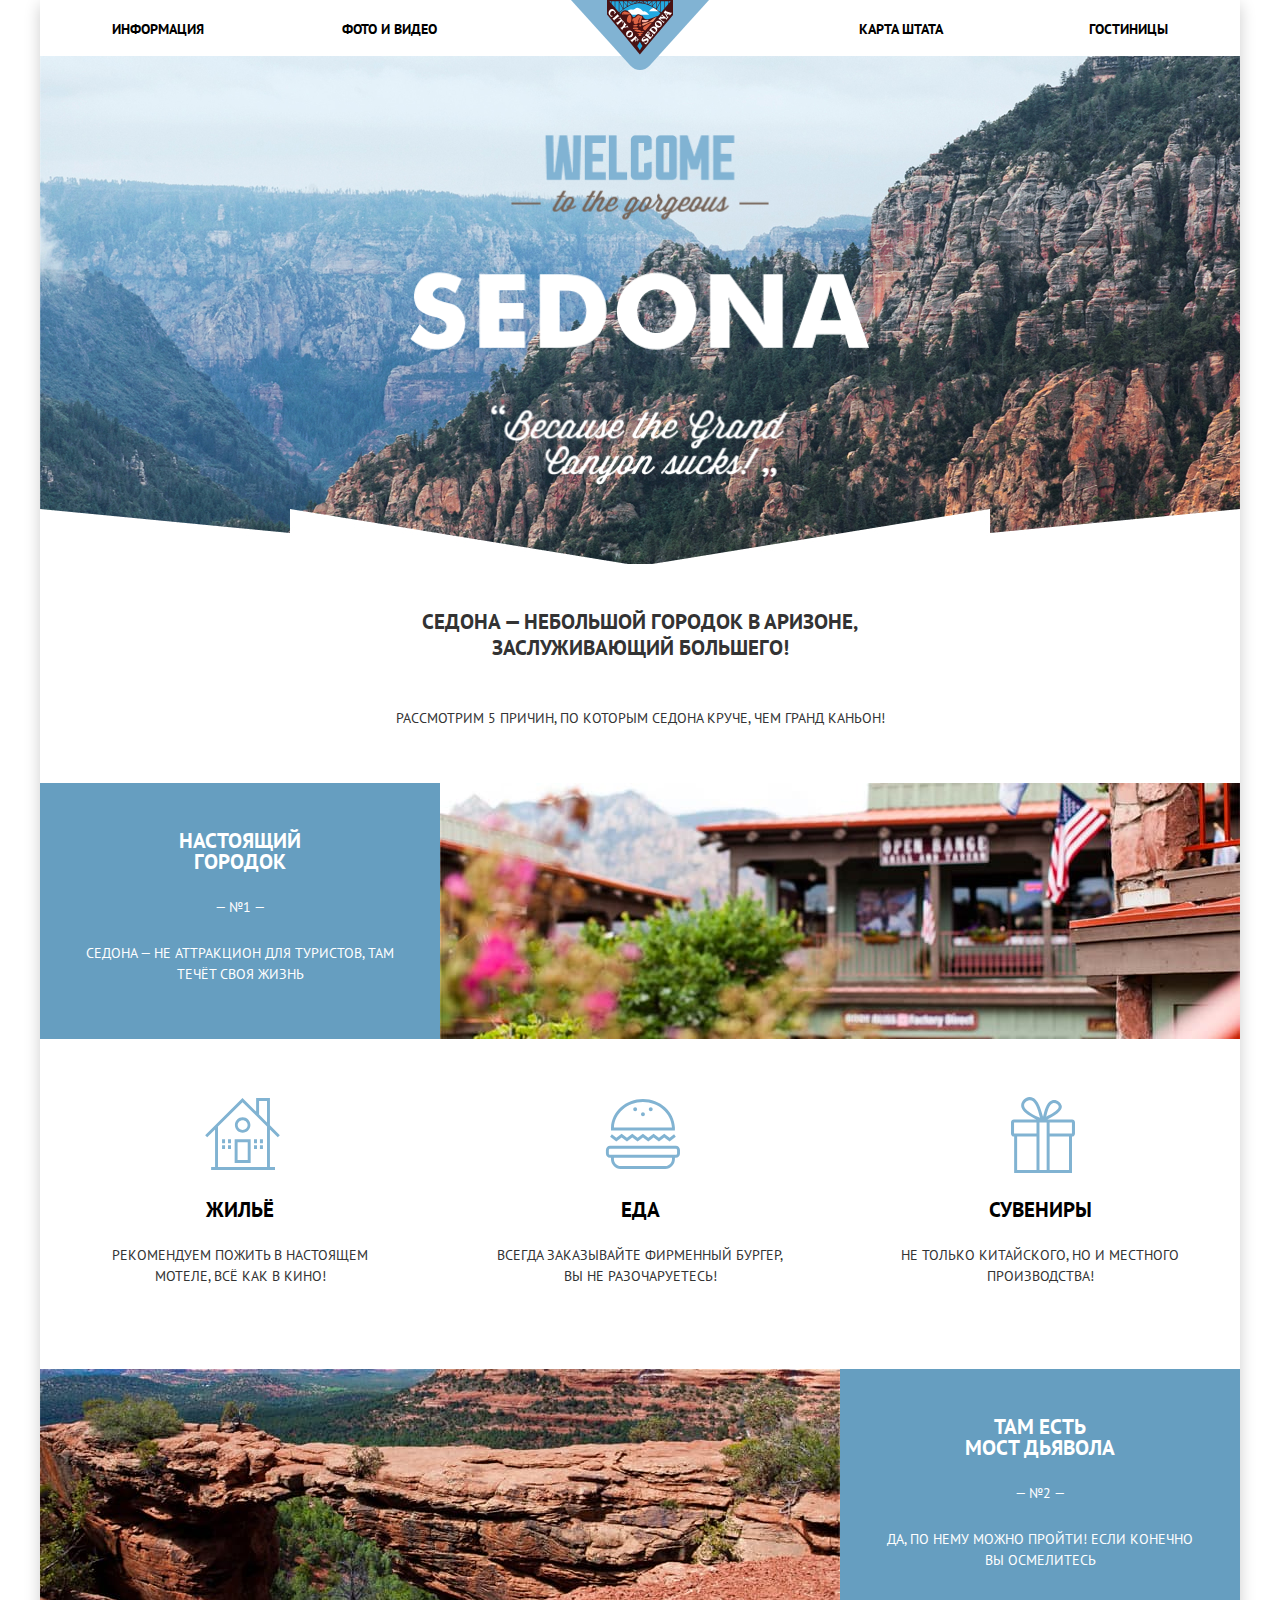
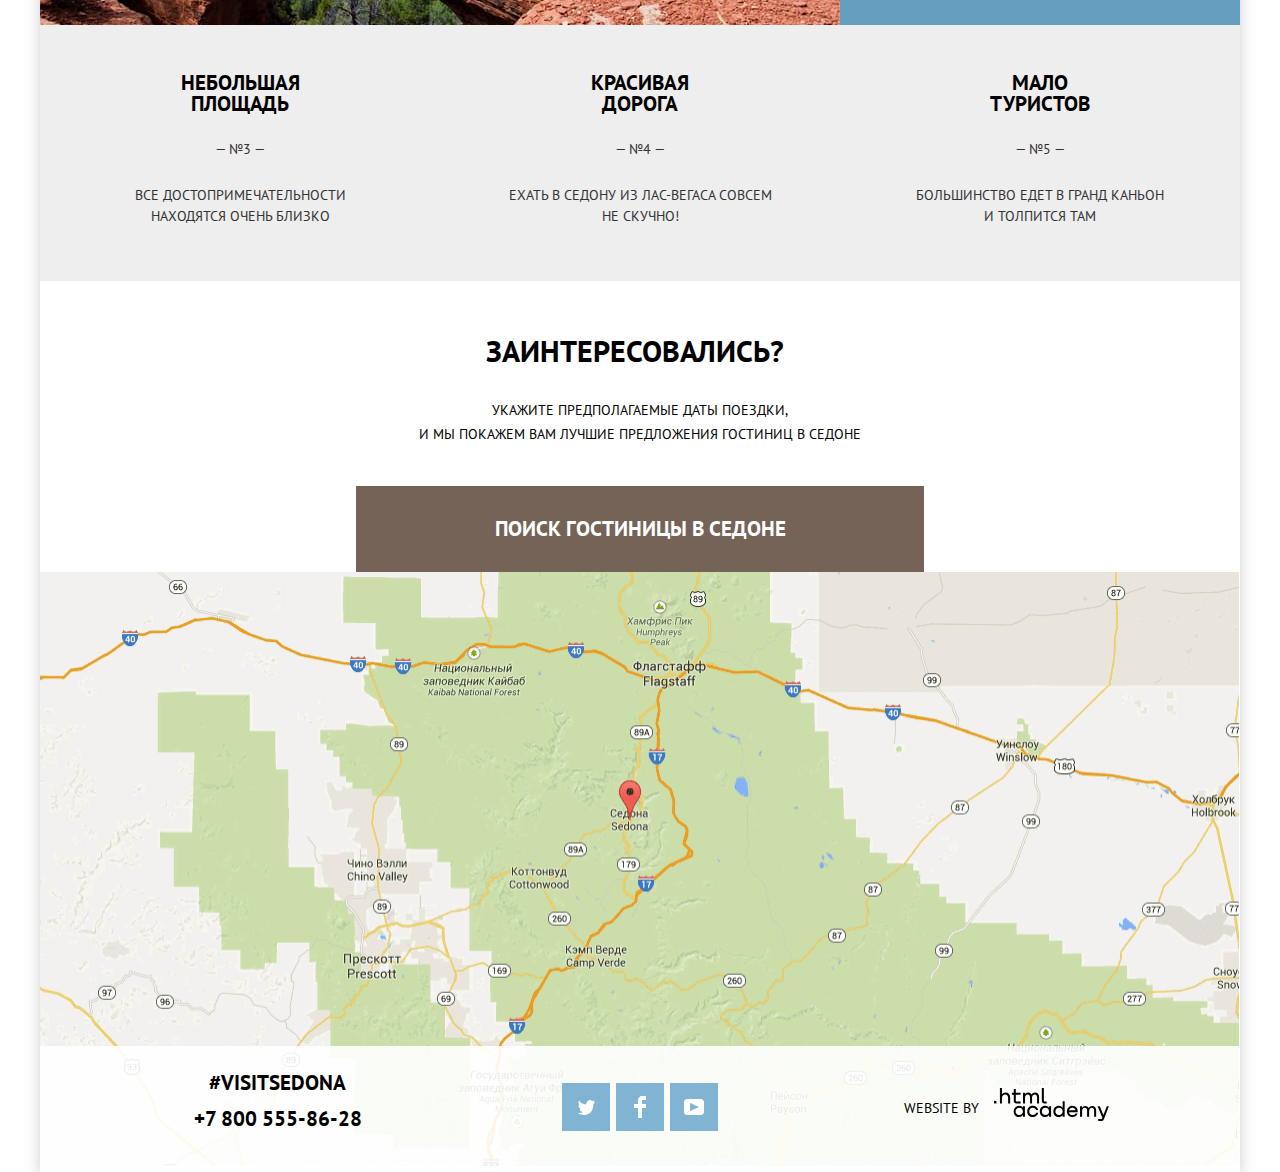
<file: index.html>
<!DOCTYPE html>
<html class="page" lang="ru">

<head>
  <meta charset="utf-8">
  <title>Седона</title>
  <link rel="icon" href="favicon.ico">
  <link rel="icon" href="favicon/icon.svg" type="image/svg+xml">
  <link rel="apple-touch-icon" href="favicon/icon180.png">
  <link rel="manifest" href="manifest.webmanifest">
  <link rel="stylesheet"
    href="https://fonts.googleapis.com/css2?family=PT+Sans:wght@400;700&display=swap;subset=latin,cyrillic">
  <link href="css/normalize.css" rel="stylesheet">
  <link href="css/style.min.css" rel="stylesheet">
</head>

<body class="page-body">
  <div class="container">
    <header class="main-header">
      <a class="main-header-logo">
        <img src="img/logo_sedona.svg" width="138" height="70" alt="Логотип Седоны">
      </a>
      <nav class="main-navigation">
        <ul class="site-navigation reset-list">
          <li><a href="blank.html" aria-label="Перейти на страницу">Информация</a></li>
          <li><a href="blank.html" aria-label="Перейти на страницу">Фото и видео</a></li>
          <li><a href="blank.html" aria-label="Перейти на страницу">Карта штата</a></li>
          <li><a href="catalog.html" aria-label="Перейти на страницу поиска">Гостиницы</a></li>
        </ul>
      </nav>
    </header>
    <main class="main main-index">
      <h1 class="visually-hidden">Седона</h1>
      <section class="welcome">
        <div class="welcome-intro"><img src="img/welcome.png" width="460" height="350"
            alt="Welcome to the gorgeous Sedona"></div>
        <section class="description">
          <h2>Седона — небольшой городок в Аризоне,<br>
            заслуживающий большего!</h2>
          <p>Рассмотрим 5 причин, по которым Седона круче, чем гранд каньон!</p>
        </section>
      </section>
      <section class="reasons">
        <h2 class="visually-hidden">Причины</h2>
        <ol class="reasons-list reset-list">
          <li class="reasons-item">
            <section class="first-reason">
              <h3>Настоящий<br>
                городок</h3>
              <p>— №1 —</p>
              <p>Седона — не аттракцион для туристов, там<br>
                течёт своя жизнь</p>
            </section>
            <div>
              <img class="reasons-img" src="img/town.jpg" width="800" height="256" alt="Городок">
            </div>
          </li>
          <li class="reasons-item">
            <section class="first-reason">
              <h3>Там есть<br>
                Мост дьявола</h3>
              <p>— №2 —</p>
              <p>Да, по нему можно пройти! Если конечно<br>
                вы осмелитесь</p>
            </section>
            <div class="two-reason">
              <img class="reasons-img" src="img/devil_bridge.jpg" width="800" height="256" alt="Мост дьявола">
            </div>
          </li>
          <li>
            <ol class="second-reasons-list reset-list">
              <li class="second-reasons-item">
                <section>
                  <h3>Небольшая<br>площадь</h3>
                  <p>— №3 —</p>
                  <p>Все достопримечательности<br>
                    находятся очень близко</p>
                </section>
              </li>
              <li class="second-reasons-item">
                <section >
                  <h3>Красивая<br>
                    дорога</h3>
                  <p>— №4 —</p>
                  <p>Ехать в Седону из Лас-вегаса совсем<br>
                    не скучно!</p>
                </section>
              </li>
              <li class="second-reasons-item">
                <section>
                  <h3>Мало<br>
                    туристов</h3>
                  <p>— №5 —</p>
                  <p>Большинство едет в Гранд каньон<br>
                    и толпится там</p>
                </section>
              </li>
            </ol>
          </li>
          <li class="advantages">
            <ul class="advantages-list reset-list">
              <li class="advantage-item advantage-item-house">
                <section>
                  <h3>Жильё</h3>
                  <p>Рекомендуем пожить в настоящем<br> мотеле, всё как в кино!</p>
                </section>
              </li>
              <li class="advantage-item advantage-item-food">
                <section>
                  <h3>Еда</h3>
                  <p>Всегда заказывайте фирменный бургер,<br> вы не разочаруетесь!</p>
                </section>
              </li>
              <li class="advantage-item advantage-item-souvenir">
                <section>
                  <h3>Сувениры</h3>
                  <p>Не только китайского, но и местного<br>
                    производства!</p>
                </section>
              </li>
            </ul>
          </li>
        </ol>
      </section>
      <section class="search-form">
        <h2>Заинтересовались?</h2>
        <p>Укажите предполагаемые даты поездки,<br>
          и мы покажем вам лучшие предложения гостиниц в Седоне</p>
        <button class="button button-brown button-search" type="button">Поиск гостиницы в Седоне</button>
        <div class="box-popup">
        <section class="search-form-popup popup-show">
          <form class="search-form-intro" action="catalog.html" method="get">
            <p class="search-item search-date">
              <label for="arrival-date">Дата заезда:</label>
              <input id="arrival-date" type="text" name="arrival-date" placeholder="24 апреля 2017" aria-label="Ввести дату заезда" >
              <button type="button" class="button-icon button-calendar" aria-hidden="true"><svg aria-hidden="true" focusable="false" width="21" height="23" viewBox="0 0 21 23" fill="none" xmlns="http://www.w3.org/2000/svg">
                <path fill-rule="evenodd" clip-rule="evenodd" d="M16.406 3.02498H19.251C20.217 3.02498 21 3.84698 21 4.86198V21.164C21 22.179 20.217 23 19.251 23H1.75C0.784 23 0 22.179 0 21.164V4.86198C0 3.84698 0.784 3.02498 1.75 3.02498H4.593V1.64798C4.593 1.26698 4.887 0.958984 5.25 0.958984C5.612 0.958984 5.906 1.26698 5.906 1.64798V3.02498H9.844V1.64798C9.844 1.26698 10.138 0.958984 10.501 0.958984C10.862 0.958984 11.156 1.26698 11.156 1.64798V3.02498H15.094V1.64798C15.094 1.26698 15.387 0.958984 15.75 0.958984C16.112 0.958984 16.406 1.26698 16.406 1.64798V3.02498ZM19.5646 21.484C19.6466 21.3979 19.691 21.2828 19.688 21.164H19.689V4.86198C19.689 4.60898 19.493 4.40298 19.252 4.40298H16.407V5.78098C16.407 6.16198 16.113 6.46998 15.751 6.46998C15.388 6.46998 15.095 6.16198 15.095 5.78098V4.40298H11.157V5.78098C11.157 6.16198 10.863 6.46998 10.502 6.46998C10.139 6.46998 9.845 6.16198 9.845 5.78098V4.40298H5.907V5.78098C5.907 6.16198 5.613 6.46998 5.251 6.46998C4.888 6.46998 4.594 6.16198 4.594 5.78098V4.40298H1.75C1.50263 4.40953 1.30696 4.61458 1.312 4.86198V21.164C1.30696 21.4114 1.50263 21.6164 1.75 21.623H19.251C19.3698 21.6201 19.4826 21.5701 19.5646 21.484Z" fill="#A9A9A9"/>
                <path fill-rule="evenodd" clip-rule="evenodd" d="M4.59399 9.2251H7.21899V11.2911H4.59399V9.2251ZM4.59399 12.6681H7.21899V14.7351H4.59399V12.6681ZM7.21899 16.1121H4.59399V18.1781H7.21899V16.1121ZM9.18799 16.1121H11.813V18.1781H9.18799V16.1121ZM11.813 12.6681H9.18799V14.7351H11.813V12.6681ZM9.18799 9.2251H11.813V11.2911H9.18799V9.2251ZM16.406 16.1121H13.781V18.1781H16.406V16.1121ZM13.781 12.6681H16.406V14.7351H13.781V12.6681ZM16.406 9.2251H13.781V11.2911H16.406V9.2251Z" fill="#A9A9A9"/>
                </svg>
              </button>
            </p>
            <p class="search-item search-date">
              <label for="departure-date">Дата выезда:</label>
              <input id="departure-date" type="text" name="departure-date" placeholder="4 июля 2017" aria-label="Ввести дату выезда">
              <button type="button" class="button-icon button-calendar" aria-hidden="true"><svg aria-hidden="true" focusable="false" width="21" height="23" viewBox="0 0 21 23" fill="none" xmlns="http://www.w3.org/2000/svg">
                <path fill-rule="evenodd" clip-rule="evenodd" d="M16.406 3.02498H19.251C20.217 3.02498 21 3.84698 21 4.86198V21.164C21 22.179 20.217 23 19.251 23H1.75C0.784 23 0 22.179 0 21.164V4.86198C0 3.84698 0.784 3.02498 1.75 3.02498H4.593V1.64798C4.593 1.26698 4.887 0.958984 5.25 0.958984C5.612 0.958984 5.906 1.26698 5.906 1.64798V3.02498H9.844V1.64798C9.844 1.26698 10.138 0.958984 10.501 0.958984C10.862 0.958984 11.156 1.26698 11.156 1.64798V3.02498H15.094V1.64798C15.094 1.26698 15.387 0.958984 15.75 0.958984C16.112 0.958984 16.406 1.26698 16.406 1.64798V3.02498ZM19.5646 21.484C19.6466 21.3979 19.691 21.2828 19.688 21.164H19.689V4.86198C19.689 4.60898 19.493 4.40298 19.252 4.40298H16.407V5.78098C16.407 6.16198 16.113 6.46998 15.751 6.46998C15.388 6.46998 15.095 6.16198 15.095 5.78098V4.40298H11.157V5.78098C11.157 6.16198 10.863 6.46998 10.502 6.46998C10.139 6.46998 9.845 6.16198 9.845 5.78098V4.40298H5.907V5.78098C5.907 6.16198 5.613 6.46998 5.251 6.46998C4.888 6.46998 4.594 6.16198 4.594 5.78098V4.40298H1.75C1.50263 4.40953 1.30696 4.61458 1.312 4.86198V21.164C1.30696 21.4114 1.50263 21.6164 1.75 21.623H19.251C19.3698 21.6201 19.4826 21.5701 19.5646 21.484Z" fill="#A9A9A9"/>
                <path fill-rule="evenodd" clip-rule="evenodd" d="M4.59399 9.2251H7.21899V11.2911H4.59399V9.2251ZM4.59399 12.6681H7.21899V14.7351H4.59399V12.6681ZM7.21899 16.1121H4.59399V18.1781H7.21899V16.1121ZM9.18799 16.1121H11.813V18.1781H9.18799V16.1121ZM11.813 12.6681H9.18799V14.7351H11.813V12.6681ZM9.18799 9.2251H11.813V11.2911H9.18799V9.2251ZM16.406 16.1121H13.781V18.1781H16.406V16.1121ZM13.781 12.6681H16.406V14.7351H13.781V12.6681ZM16.406 9.2251H13.781V11.2911H16.406V9.2251Z" fill="#A9A9A9"/>
                </svg>
              </button>
            </p>
            <div class="search-adults-children">
            <p class="search-item search-people">
              <label for="num-adults">Взрослые:</label>
              <button type="button" class="button-icon button-minus" aria-label="Уменьшить количество взрослых на одного"><svg aria-hidden="true" focusable="false" width="12" height="3" viewBox="0 0 12 3" fill="none" xmlns="http://www.w3.org/2000/svg">
                <rect width="12" height="3" fill="#A9A9A9"/>
                </svg>
              </button>
              <input type="number" min="1" max="10" step="1" id="num-adults" name="num-adults" placeholder="2" aria-label="Ввести количество взрослых" >
              <button type="button" class="button-icon button-plus" aria-label="Увеличить количество взрослых на одного"><svg aria-hidden="true" focusable="false" width="11" height="11" viewBox="0 0 11 11" fill="none" xmlns="http://www.w3.org/2000/svg">
                <path fill-rule="evenodd" clip-rule="evenodd" d="M4.23086 6.76932V11H6.76932V6.76932H11V4.23086H6.76932V0H4.23085V4.23086H0V6.76932H4.23086Z" fill="#A9A9A9"/>
                </svg>
              </button>
            </p>
            <p class="search-item search-people">
              <label for="num-children">Дети:</label>
              <button type="button" class="button-icon button-minus" aria-label="Уменьшить количество детей на одного"><svg aria-hidden="true" focusable="false" width="12" height="3" viewBox="0 0 12 3" fill="none" xmlns="http://www.w3.org/2000/svg">
                <rect width="12" height="3" fill="#A9A9A9"/>
                </svg>
              </button>
              <input type="number" min="0" max="10" step="1" id="num-children" name="num-children" placeholder="0" aria-label="Ввести количество детей">
              <button type="button" class="button-icon button-plus" aria-label="Увеличить количество детей на одного"><svg aria-hidden="true" focusable="false" width="11" height="11" viewBox="0 0 11 11" fill="none" xmlns="http://www.w3.org/2000/svg">
                <path fill-rule="evenodd" clip-rule="evenodd" d="M4.23086 6.76932V11H6.76932V6.76932H11V4.23086H6.76932V0H4.23085V4.23086H0V6.76932H4.23086Z" fill="#A9A9A9"/>
                </svg>
              </button>
            </p>
            </div>
            <button class="button button-blue button-mid" type="submit"><span>Найти</span></button>
          </form>
        </section>
        </div>
      </section>
      <section>
        <div class="google-map"><iframe src="https://www.google.com/maps/embed?pb=!1m18!1m12!1m3!1d52385.18050596735!2d-111.83015794715254!3d34.85437338104664!2m3!1f0!2f0!3f0!3m2!1i1024!2i768!4f13.1!3m3!1m2!1s0x872da132f942b00d%3A0x5548c523fa6c8efd!2z0KHQtdC00L7QvdCwLCDQkNGA0LjQt9C-0L3QsCA4NjMzNiwg0KHQqNCQ!5e0!3m2!1sru!2sru!4v1625508786898!5m2!1sru!2sru" width="1199" height="594" style="border:0;" allowfullscreen="" loading="lazy"></iframe></div>
        <div class="map"><img src="img/map.png" width="1199" height="594"
          alt="Карта, Седона расположена на юге от Флагстаффа по трассе 89А">
        </div>
      </section>
    </main>
    <footer class="main-footer">
        <section class="footer-contacts">
          <p>#VISITSEDONA</p>
          <a class="phone" href="tel:+78005558628" aria-label="Набрать номер">+7 800 555-86-28</a>
        </section>
        <section class="footer-social">
          <ul class="reset-list">
            <li>
              <a class="social-button" href="#" aria-label="Твиттер">
                <svg aria-hidden="true" focusable="false" width="17" height="17" viewBox="0 0 17 17" fill="none" xmlns="http://www.w3.org/2000/svg">
                  <path
                    d="M10.95 1.14403C12.635 0.648028 13.934 1.41403 14.527 2.32303C15.2 2.09203 15.858 1.84203 16.538 1.61503C16.5249 2.30139 16.2117 2.94755 15.681 3.38303C16.366 3.55303 16.985 2.89203 16.985 2.89203C16.816 3.89203 15.979 4.68003 15.422 4.91603C15.191 11.666 12.247 16.133 5.34498 15.998H4.89898C4.48898 15.998 0.734977 15.538 0.000976562 14.111C2.27198 14.307 3.89398 13.689 4.69398 12.934C3.73398 12.634 2.01498 12.457 1.71498 9.98403C2.06398 10.09 2.27898 10.212 2.90498 10.103C1.70498 9.24703 0.373977 8.53003 0.447977 6.33003C0.732977 6.65803 1.51498 6.86603 1.78798 6.80203C1.08498 6.56103 -0.182023 3.44203 0.893977 1.85003C2.71198 3.70403 4.62898 5.45603 8.04598 5.62303C8.25398 3.33003 9.18298 1.79303 10.95 1.14403Z"
                    fill="white" />
                </svg>
              </a>
            </li>
            <li>
              <a class="social-button" href="#" aria-label="Фейсбук">
                <svg aria-hidden="true" focusable="false" width="12" height="22" viewBox="0 0 12 22" fill="none" xmlns="http://www.w3.org/2000/svg">
                  <path d="M12 4V0H8C5.79086 0 4 1.79086 4 4V8H0V12H4V22H8V12H12V8H8V4H12Z" fill="white" />
                </svg>
              </a>
            </li>
            <li>
              <a class="social-button" href="#" aria-label="Ютуб">
                <svg aria-hidden="true" focusable="false" width="20" height="16" viewBox="0 0 20 16" fill="none" xmlns="http://www.w3.org/2000/svg">
                  <path fill-rule="evenodd" clip-rule="evenodd"
                    d="M3 0H17C18.65 0 20 1.35 20 3V13C20 14.65 18.65 16 17 16H3C1.35 16 0 14.65 0 13V3C0 1.35 1.35 0 3 0ZM6.027 4.002V11.998L15.014 8L6.027 4.002Z"
                    fill="white" />
                </svg>
              </a>
            </li>
          </ul>
        </section>
        <p class="footer-copyright">
          Website by
          <a class="logo-academy" href="https://htmlacademy.ru/intensive/htmlcss" aria-label="Перейти на  лендинг интенсива «HTML и CSS. Профессиональная вёрстка сайтов»">
            <svg aria-hidden="true" focusable="false" width="115" height="34" viewBox="0 0 115 34" fill="none" xmlns="http://www.w3.org/2000/svg">
              <g clip-path="url(#clip0)">
                <path d="M0 12.8806V15.4567H2.45789V12.8806H0Z" fill="black" />
                <path
                  d="M11.6466 4.52965C10.0863 4.52965 8.82534 5.23807 8.03454 6.26851H7.94905V0H5.91864V15.4566H7.94905V10.1541C7.94905 8.02886 9.27418 6.50466 11.2191 6.50466C13.0572 6.50466 14.1258 7.87858 14.1258 9.72478V15.4566H16.1563V9.35984C16.1563 6.41878 14.3396 4.52965 11.6466 4.52965Z"
                  fill="black" />
                <path
                  d="M26.6171 4.8303H21.8082V1.07349H19.7778V4.8303H17.8542V6.80531H19.7778V12.7947C19.7778 14.5121 20.7396 15.4567 22.4708 15.4567H26.6171V13.4602H22.8769C22.193 13.4602 21.8082 13.0738 21.8082 12.4083V6.80531H26.6171V4.8303Z"
                  fill="black" />
                <path
                  d="M41.1215 4.55103C39.497 4.55103 38.2576 5.34532 37.5736 6.61191H37.5095C36.8897 5.3668 35.7356 4.55103 34.154 4.55103C32.7434 4.55103 31.6746 5.30238 31.0336 6.35431H30.948V4.83011H29.0031V15.4565H31.0336V10.0038C31.0336 8.00729 32.0806 6.54752 33.6624 6.50458C35.1584 6.46164 36.0347 7.53502 36.0347 9.14507V15.4565H38.0652V9.83203C38.0652 7.44915 39.4758 6.50458 40.6941 6.50458C42.1688 6.50458 43.0452 7.53502 43.0452 9.14507V15.4565H45.0754V8.9304C45.0754 6.35431 43.6221 4.55103 41.1215 4.55103Z"
                  fill="black" />
                <path
                  d="M47.8271 12.7088C47.8271 14.4476 48.8103 15.4566 50.6269 15.4566H52.6359V13.4816H50.9261C50.2422 13.4816 49.8574 13.0952 49.8574 12.4297V0H47.8271V12.7088Z"
                  fill="black" />
                <path
                  d="M28.9048 19.7063H28.8192C28.027 18.6392 26.7425 17.8923 25.0295 17.8709C21.882 17.8282 19.6338 20.1544 19.6338 23.441C19.6338 26.749 21.9248 29.0752 25.008 29.0326C26.7637 29.0111 28.027 28.2215 28.8192 27.0903H28.9048V28.7336H30.9177V18.1697H28.9048V19.7063ZM25.3077 27.0691C23.081 27.0691 21.6679 25.4471 21.6679 23.441C21.6679 21.435 23.081 19.813 25.3077 19.813C27.4703 19.813 28.8836 21.435 28.8836 23.441C28.8836 25.4259 27.4703 27.0691 25.3077 27.0691Z"
                  fill="black" />
                <path
                  d="M44.2095 22.0111C43.717 19.6208 41.5973 17.8708 38.8139 17.8708C35.4524 17.8708 33.2042 20.3251 33.2042 23.4409C33.2042 26.5567 35.4524 29.0325 38.8139 29.0325C41.5973 29.0325 43.717 27.2397 44.2095 24.8281H42.0898C41.6617 26.1727 40.3984 27.0903 38.8354 27.0903C36.6513 27.0903 35.2381 25.447 35.2381 23.4409C35.2381 21.4349 36.6513 19.8129 38.8354 19.8129C40.4625 19.8129 41.6617 20.7733 42.0898 22.0111H44.2095Z"
                  fill="black" />
                <path
                  d="M55.0836 19.7063H54.998C54.2058 18.6392 52.921 17.8923 51.2081 17.8709C48.0607 17.8282 45.8125 20.1544 45.8125 23.441C45.8125 26.749 48.1036 29.0752 51.1866 29.0326C52.9425 29.0111 54.2058 28.2215 54.998 27.0903H55.0836V28.7336H57.0962V18.1697H55.0836V19.7063ZM51.4866 27.0691C49.2596 27.0691 47.8466 25.4471 47.8466 23.441C47.8466 21.435 49.2596 19.813 51.4866 19.813C53.6491 19.813 55.0622 21.435 55.0622 23.441C55.0622 25.4259 53.6491 27.0691 51.4866 27.0691Z"
                  fill="black" />
                <path
                  d="M68.6538 19.813H68.5682C67.776 18.6819 66.4483 17.8923 64.7568 17.871C61.6738 17.8283 59.3827 20.1545 59.3827 23.4624C59.3827 26.749 61.6309 29.0753 64.7783 29.0326C66.4483 29.0111 67.776 28.2642 68.5468 27.1972H68.6538V28.7336H70.6665V13.3679H68.6538V19.813ZM65.0568 27.0904C62.8298 27.0904 61.4168 25.4685 61.4168 23.4624C61.4168 21.4563 62.8298 19.8343 65.0568 19.8343C67.2193 19.8343 68.6324 21.4776 68.6324 23.4624C68.6324 25.4685 67.2193 27.0904 65.0568 27.0904Z"
                  fill="black" />
                <path
                  d="M78.3297 17.8708C75.0752 17.8708 72.8483 20.3678 72.8483 23.4623C72.8483 26.4714 74.9467 29.0325 78.3724 29.0325C80.8561 29.0325 82.8475 27.6879 83.5541 25.447H81.4342C80.9634 26.4502 79.8286 27.0903 78.4582 27.0903C76.5312 27.0903 75.1608 25.8098 75.0108 24.1666H83.7682C84.0464 20.6452 81.8412 17.8708 78.3297 17.8708ZM78.2868 19.8129C79.9783 19.8129 81.2416 20.8586 81.5627 22.3739H75.0538C75.3534 20.88 76.6168 19.8129 78.2868 19.8129Z"
                  fill="black" />
                <path
                  d="M98.1985 17.8921C96.5713 17.8921 95.3295 18.6817 94.6443 19.9409H94.5799C93.9591 18.703 92.8029 17.8921 91.2184 17.8921C89.8054 17.8921 88.7347 18.639 88.0924 19.6848H88.0068V18.1695H86.0583V28.7334H88.0924V23.3128C88.0924 21.328 89.1417 19.8768 90.7261 19.8341C92.2247 19.7915 93.1028 20.8585 93.1028 22.4591V28.7334H95.1368V23.1421C95.1368 20.7732 96.5499 19.8341 97.7703 19.8341C99.2477 19.8341 100.125 20.8585 100.125 22.4591V28.7334H102.16V22.2457C102.16 19.6848 100.704 17.8921 98.1985 17.8921Z"
                  fill="black" />
                <path
                  d="M109.441 27.0477L105.801 18.1697H103.553L108.392 29.7368L108.371 29.7794C108.028 30.6544 107.643 30.9745 106.701 30.9745H104.196V33.0019H106.701C108.542 33.0019 109.527 32.1696 110.212 30.3769L114.88 18.1697H112.803L109.441 27.0477Z"
                  fill="black" />
              </g>
              <defs>
                <clipPath id="clip0">
                  <rect width="115" height="33.0294" fill="white" />
                </clipPath>
              </defs>
            </svg>
          </a>
        </p>
    </footer>
  </div>
  <script src="script/search.min.js"></script>
</body>

</html>
</file>
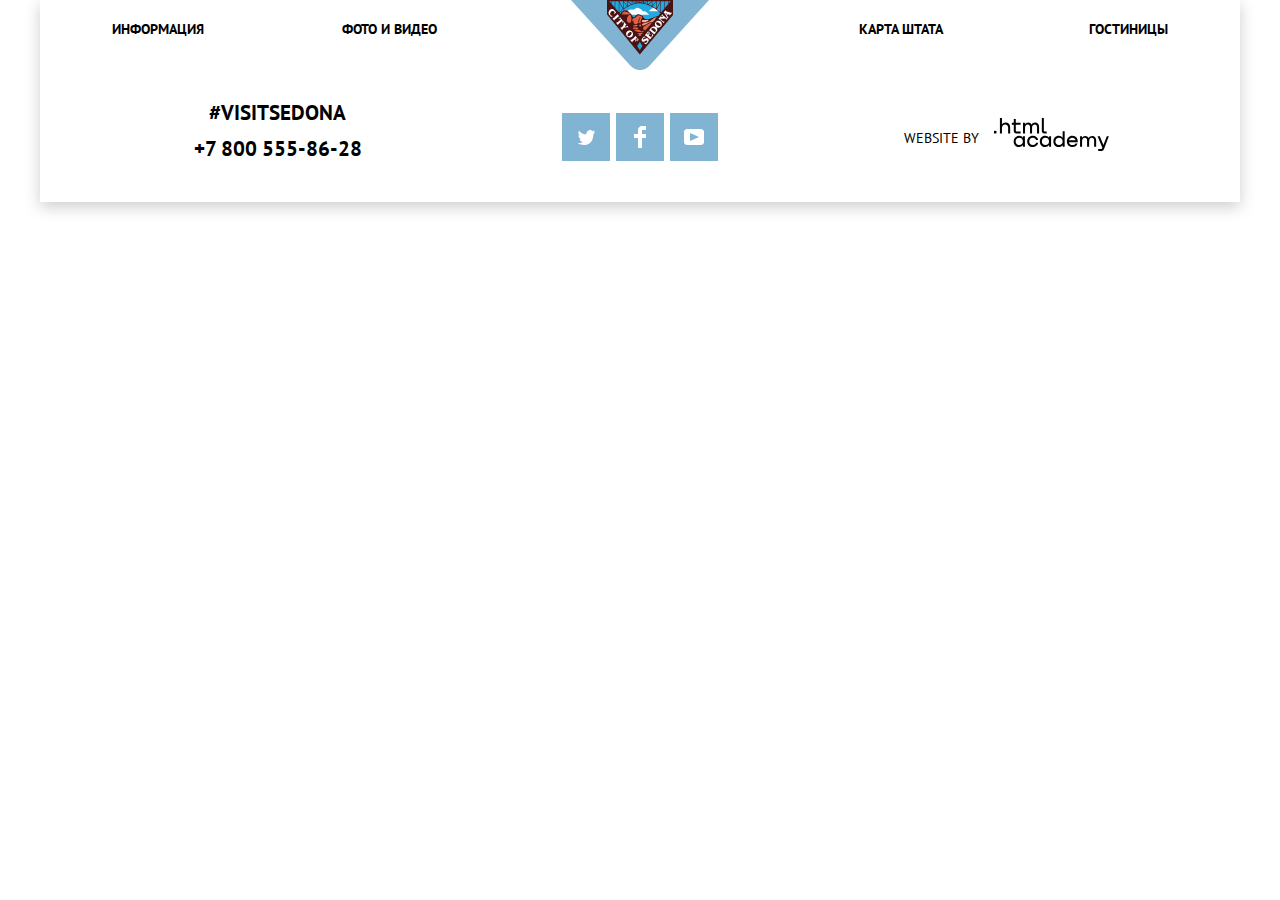
<file: blank.html>
<!DOCTYPE html>
<html class="page" lang="ru">

<head>
  <meta charset="utf-8">
  <title>Пустая|Седона</title>
  <link rel="icon" href="favicon.ico">
  <link rel="icon" href="favicon/icon.svg" type="image/svg+xml">
  <link rel="apple-touch-icon" href="favicon/icon180.png">
  <link rel="manifest" href="manifest.webmanifest">
  <link rel="stylesheet"
    href="https://fonts.googleapis.com/css2?family=PT+Sans:wght@400;700&display=swap;subset=latin,cyrillic">
  <link href="css/normalize.css" rel="stylesheet">
  <link href="css/style.min.css" rel="stylesheet">
</head>

<body class="page-body">
  <div class="container">
    <header class="main-header">
      <a class="main-header-logo" href="index.html" aria-label="Перейти на главну страницу сайта">
        <img src="img/logo_sedona.svg" width="138" height="70" alt="Логотип Седоны">
      </a>
      <nav class="main-navigation">
        <ul class="site-navigation reset-list">
          <li><a href="blank.html" aria-label="Перейти на страницу">Информация</a></li>
          <li><a href="blank.html" aria-label="Перейти на страницу">Фото и видео</a></li>
          <li><a href="blank.html" aria-label="Перейти на страницу">Карта штата</a></li>
          <li><a href="catalog.html" aria-label="Перейти на страницу поиска">Гостиницы</a></li>
        </ul>
      </nav>
    </header>
    <main class="main">

    </main>
    <footer class="main-footer">
        <section class="footer-contacts">
          <p>#VISITSEDONA</p>
          <a class="phone" href="tel:+78005558628" aria-label="Набрать номер">+7 800 555-86-28</a>
        </section>
        <section class="footer-social">
          <ul class="reset-list">
            <li>
              <a class="social-button" href="#" aria-label="Твиттер">
                <svg aria-hidden="true" focusable="false" width="17" height="17" viewBox="0 0 17 17" fill="none" xmlns="http://www.w3.org/2000/svg">
                  <path
                    d="M10.95 1.14403C12.635 0.648028 13.934 1.41403 14.527 2.32303C15.2 2.09203 15.858 1.84203 16.538 1.61503C16.5249 2.30139 16.2117 2.94755 15.681 3.38303C16.366 3.55303 16.985 2.89203 16.985 2.89203C16.816 3.89203 15.979 4.68003 15.422 4.91603C15.191 11.666 12.247 16.133 5.34498 15.998H4.89898C4.48898 15.998 0.734977 15.538 0.000976562 14.111C2.27198 14.307 3.89398 13.689 4.69398 12.934C3.73398 12.634 2.01498 12.457 1.71498 9.98403C2.06398 10.09 2.27898 10.212 2.90498 10.103C1.70498 9.24703 0.373977 8.53003 0.447977 6.33003C0.732977 6.65803 1.51498 6.86603 1.78798 6.80203C1.08498 6.56103 -0.182023 3.44203 0.893977 1.85003C2.71198 3.70403 4.62898 5.45603 8.04598 5.62303C8.25398 3.33003 9.18298 1.79303 10.95 1.14403Z"
                    fill="white" />
                </svg>
              </a>
            </li>
            <li>
              <a class="social-button" href="#" aria-label="Фейсбук">
                <svg aria-hidden="true" focusable="false" width="12" height="22" viewBox="0 0 12 22" fill="none" xmlns="http://www.w3.org/2000/svg">
                  <path d="M12 4V0H8C5.79086 0 4 1.79086 4 4V8H0V12H4V22H8V12H12V8H8V4H12Z" fill="white" />
                </svg>
              </a>
            </li>
            <li>
              <a class="social-button" href="#" aria-label="Ютуб">
                <svg aria-hidden="true" focusable="false" width="20" height="16" viewBox="0 0 20 16" fill="none" xmlns="http://www.w3.org/2000/svg">
                  <path fill-rule="evenodd" clip-rule="evenodd"
                    d="M3 0H17C18.65 0 20 1.35 20 3V13C20 14.65 18.65 16 17 16H3C1.35 16 0 14.65 0 13V3C0 1.35 1.35 0 3 0ZM6.027 4.002V11.998L15.014 8L6.027 4.002Z"
                    fill="white" />
                </svg>
              </a>
            </li>
          </ul>
        </section>
        <p class="footer-copyright">
          Website by
          <a class="logo-academy" href="https://htmlacademy.ru/intensive/htmlcss" aria-label="Перейти на  лендинг интенсива «HTML и CSS. Профессиональная вёрстка сайтов»">
            <svg aria-hidden="true" focusable="false" width="115" height="34" viewBox="0 0 115 34" fill="none" xmlns="http://www.w3.org/2000/svg">
              <g clip-path="url(#clip0)">
                <path d="M0 12.8806V15.4567H2.45789V12.8806H0Z" fill="black" />
                <path
                  d="M11.6466 4.52965C10.0863 4.52965 8.82534 5.23807 8.03454 6.26851H7.94905V0H5.91864V15.4566H7.94905V10.1541C7.94905 8.02886 9.27418 6.50466 11.2191 6.50466C13.0572 6.50466 14.1258 7.87858 14.1258 9.72478V15.4566H16.1563V9.35984C16.1563 6.41878 14.3396 4.52965 11.6466 4.52965Z"
                  fill="black" />
                <path
                  d="M26.6171 4.8303H21.8082V1.07349H19.7778V4.8303H17.8542V6.80531H19.7778V12.7947C19.7778 14.5121 20.7396 15.4567 22.4708 15.4567H26.6171V13.4602H22.8769C22.193 13.4602 21.8082 13.0738 21.8082 12.4083V6.80531H26.6171V4.8303Z"
                  fill="black" />
                <path
                  d="M41.1215 4.55103C39.497 4.55103 38.2576 5.34532 37.5736 6.61191H37.5095C36.8897 5.3668 35.7356 4.55103 34.154 4.55103C32.7434 4.55103 31.6746 5.30238 31.0336 6.35431H30.948V4.83011H29.0031V15.4565H31.0336V10.0038C31.0336 8.00729 32.0806 6.54752 33.6624 6.50458C35.1584 6.46164 36.0347 7.53502 36.0347 9.14507V15.4565H38.0652V9.83203C38.0652 7.44915 39.4758 6.50458 40.6941 6.50458C42.1688 6.50458 43.0452 7.53502 43.0452 9.14507V15.4565H45.0754V8.9304C45.0754 6.35431 43.6221 4.55103 41.1215 4.55103Z"
                  fill="black" />
                <path
                  d="M47.8271 12.7088C47.8271 14.4476 48.8103 15.4566 50.6269 15.4566H52.6359V13.4816H50.9261C50.2422 13.4816 49.8574 13.0952 49.8574 12.4297V0H47.8271V12.7088Z"
                  fill="black" />
                <path
                  d="M28.9048 19.7063H28.8192C28.027 18.6392 26.7425 17.8923 25.0295 17.8709C21.882 17.8282 19.6338 20.1544 19.6338 23.441C19.6338 26.749 21.9248 29.0752 25.008 29.0326C26.7637 29.0111 28.027 28.2215 28.8192 27.0903H28.9048V28.7336H30.9177V18.1697H28.9048V19.7063ZM25.3077 27.0691C23.081 27.0691 21.6679 25.4471 21.6679 23.441C21.6679 21.435 23.081 19.813 25.3077 19.813C27.4703 19.813 28.8836 21.435 28.8836 23.441C28.8836 25.4259 27.4703 27.0691 25.3077 27.0691Z"
                  fill="black" />
                <path
                  d="M44.2095 22.0111C43.717 19.6208 41.5973 17.8708 38.8139 17.8708C35.4524 17.8708 33.2042 20.3251 33.2042 23.4409C33.2042 26.5567 35.4524 29.0325 38.8139 29.0325C41.5973 29.0325 43.717 27.2397 44.2095 24.8281H42.0898C41.6617 26.1727 40.3984 27.0903 38.8354 27.0903C36.6513 27.0903 35.2381 25.447 35.2381 23.4409C35.2381 21.4349 36.6513 19.8129 38.8354 19.8129C40.4625 19.8129 41.6617 20.7733 42.0898 22.0111H44.2095Z"
                  fill="black" />
                <path
                  d="M55.0836 19.7063H54.998C54.2058 18.6392 52.921 17.8923 51.2081 17.8709C48.0607 17.8282 45.8125 20.1544 45.8125 23.441C45.8125 26.749 48.1036 29.0752 51.1866 29.0326C52.9425 29.0111 54.2058 28.2215 54.998 27.0903H55.0836V28.7336H57.0962V18.1697H55.0836V19.7063ZM51.4866 27.0691C49.2596 27.0691 47.8466 25.4471 47.8466 23.441C47.8466 21.435 49.2596 19.813 51.4866 19.813C53.6491 19.813 55.0622 21.435 55.0622 23.441C55.0622 25.4259 53.6491 27.0691 51.4866 27.0691Z"
                  fill="black" />
                <path
                  d="M68.6538 19.813H68.5682C67.776 18.6819 66.4483 17.8923 64.7568 17.871C61.6738 17.8283 59.3827 20.1545 59.3827 23.4624C59.3827 26.749 61.6309 29.0753 64.7783 29.0326C66.4483 29.0111 67.776 28.2642 68.5468 27.1972H68.6538V28.7336H70.6665V13.3679H68.6538V19.813ZM65.0568 27.0904C62.8298 27.0904 61.4168 25.4685 61.4168 23.4624C61.4168 21.4563 62.8298 19.8343 65.0568 19.8343C67.2193 19.8343 68.6324 21.4776 68.6324 23.4624C68.6324 25.4685 67.2193 27.0904 65.0568 27.0904Z"
                  fill="black" />
                <path
                  d="M78.3297 17.8708C75.0752 17.8708 72.8483 20.3678 72.8483 23.4623C72.8483 26.4714 74.9467 29.0325 78.3724 29.0325C80.8561 29.0325 82.8475 27.6879 83.5541 25.447H81.4342C80.9634 26.4502 79.8286 27.0903 78.4582 27.0903C76.5312 27.0903 75.1608 25.8098 75.0108 24.1666H83.7682C84.0464 20.6452 81.8412 17.8708 78.3297 17.8708ZM78.2868 19.8129C79.9783 19.8129 81.2416 20.8586 81.5627 22.3739H75.0538C75.3534 20.88 76.6168 19.8129 78.2868 19.8129Z"
                  fill="black" />
                <path
                  d="M98.1985 17.8921C96.5713 17.8921 95.3295 18.6817 94.6443 19.9409H94.5799C93.9591 18.703 92.8029 17.8921 91.2184 17.8921C89.8054 17.8921 88.7347 18.639 88.0924 19.6848H88.0068V18.1695H86.0583V28.7334H88.0924V23.3128C88.0924 21.328 89.1417 19.8768 90.7261 19.8341C92.2247 19.7915 93.1028 20.8585 93.1028 22.4591V28.7334H95.1368V23.1421C95.1368 20.7732 96.5499 19.8341 97.7703 19.8341C99.2477 19.8341 100.125 20.8585 100.125 22.4591V28.7334H102.16V22.2457C102.16 19.6848 100.704 17.8921 98.1985 17.8921Z"
                  fill="black" />
                <path
                  d="M109.441 27.0477L105.801 18.1697H103.553L108.392 29.7368L108.371 29.7794C108.028 30.6544 107.643 30.9745 106.701 30.9745H104.196V33.0019H106.701C108.542 33.0019 109.527 32.1696 110.212 30.3769L114.88 18.1697H112.803L109.441 27.0477Z"
                  fill="black" />
              </g>
              <defs>
                <clipPath id="clip0">
                  <rect width="115" height="33.0294" fill="white" />
                </clipPath>
              </defs>
            </svg>
          </a>
        </p>
    </footer>
  </div>
</body>

</html>
</file>
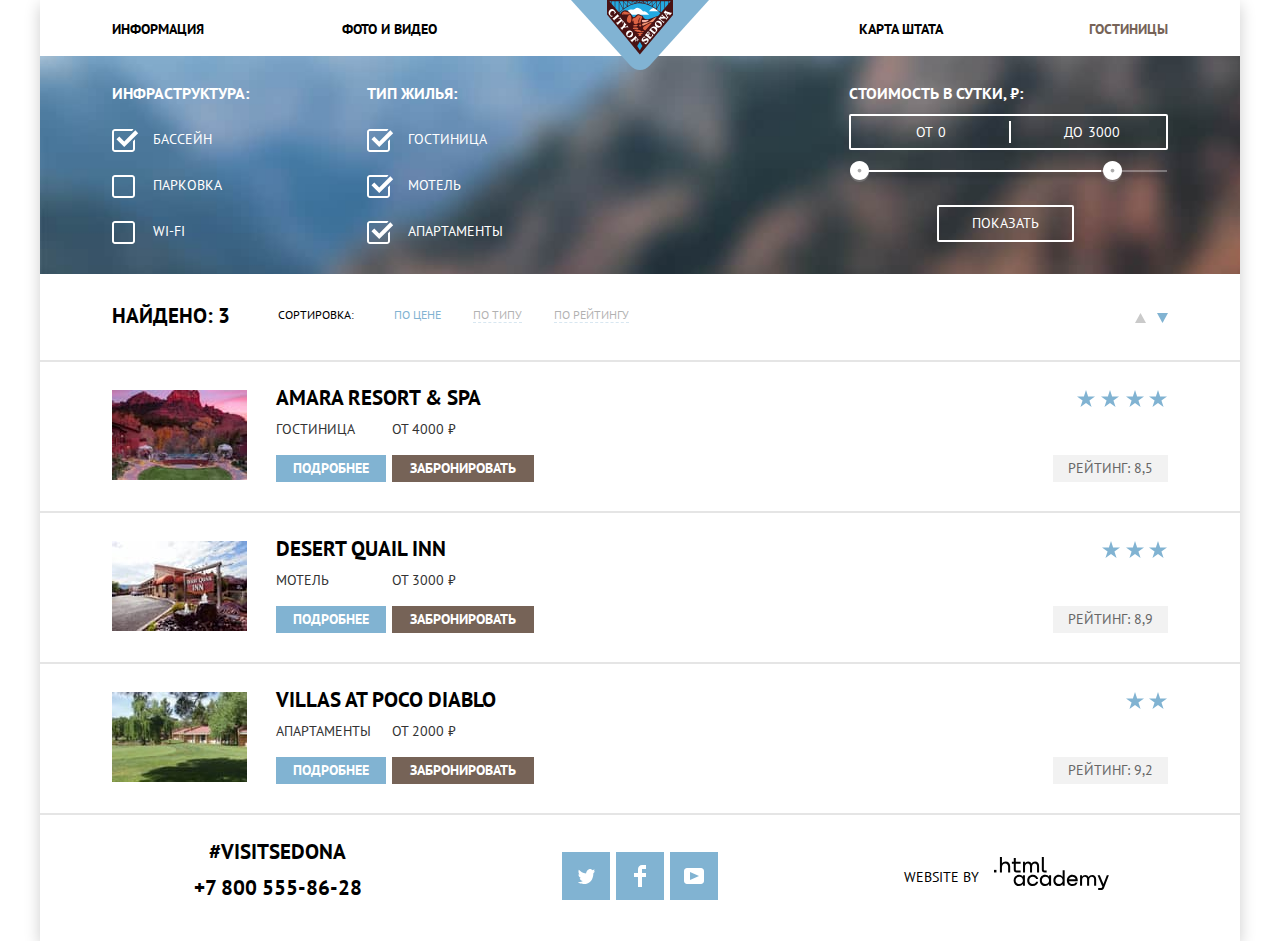
<file: catalog.html>
<!DOCTYPE html>
<html class="page" lang="ru">

<head>
  <meta charset="utf-8">
  <title>Гостиницы|Седона</title>
  <link rel="icon" href="favicon.ico">
  <link rel="icon" href="favicon/icon.svg" type="image/svg+xml">
  <link rel="apple-touch-icon" href="favicon/icon180.png">
  <link rel="manifest" href="manifest.webmanifest">
  <link rel="stylesheet"
  href="https://fonts.googleapis.com/css2?family=PT+Sans:wght@400;700&display=swap;subset=latin,cyrillic">
  <link href="css/normalize.css" rel="stylesheet">
  <link href="css/style.min.css" rel="stylesheet">
</head>

<body class="page-body">
  <div class="container">
    <header class="main-header">
      <a class="main-header-logo" href="index.html" aria-label="Перейти на главну страницу сайта">
        <img src="img/logo_sedona.svg" width="138" height="70" alt="Логотип Седоны">
      </a>
      <nav class="main-navigation">
        <ul class="site-navigation reset-list">
          <li><a href="blank.html" aria-label="Перейти на страницу">Информация</a></li>
          <li><a href="blank.html" aria-label="Перейти на страницу">Фото и видео</a></li>
          <li><a href="blank.html" aria-label="Перейти на страницу">Карта штата</a></li>
          <li><a class="current-page" href="catalog.html" aria-label="Обновить страницу поиска">Гостиницы</a></li>
        </ul>
      </nav>
    </header>
    <main class="main main-catalog">
      <h1 class="visually-hidden">Каталог</h1>
      <section class="filters">
        <h2 class="visually-hidden">Фильтр</h2>
        <form class="filters-form" method="get" action="https://echo.htmlacademy.ru">
          <fieldset class="filter">
            <legend>Инфраструктура:</legend>
            <ul class="reset-list">
              <li class="filter-option">
                <input class="visually-hidden filter-input-checkbox" type="checkbox" name="pool" id="filter-pool" aria-label="Выбрать наличие бассейна" checked>
                <label for="filter-pool">Бассейн</label>
              </li>
              <li class="filter-option">
                <input class="visually-hidden filter-input-checkbox" type="checkbox" name="parking" id="filter-parking" aria-label="Выбрать наличие парковки">
                <label for="filter-parking">Парковка</label>
              </li>
              <li class="filter-option">
                <input class="visually-hidden filter-input-checkbox" type="checkbox" name="Wi-fi" id="filter-Wi-fi" aria-label="Выбрать наличие Wi-Fi">
                <label for="filter-Wi-fi">Wi-Fi</label>
              </li>
            </ul>
          </fieldset>
          <fieldset class="filter">
            <legend>Тип жилья:</legend>
            <ul class="reset-list">
              <li class="filter-option">
                <input class="visually-hidden filter-input-checkbox" type="checkbox" name="hotel" id="filter-hotel" aria-label="Выбрать тип жилья гостиница" checked>
                <label for="filter-hotel">Гостиница</label>
              </li>
              <li class="filter-option">
                <input class="visually-hidden filter-input-checkbox" type="checkbox" name="motel" id="filter-motel" aria-label="Выбрать тип жилья мотель" checked>
                <label for="filter-motel">Мотель</label>
              </li>
              <li class="filter-option">
                <input class="visually-hidden filter-input-checkbox" type="checkbox" name="apartments" id="filter-apartments" aria-label="Выбрать тип жилья апартаменты" checked>
                <label for="filter-apartments">Апартаменты</label>
              </li>
            </ul>
          </fieldset>
          <fieldset class="filter filter-cost">
            <legend>Стоимость в сутки, ₽:</legend>
            <div class="range-filter">
              <div class="price-controls">
                <label class="price min-price">
                  от <input type="number" name="min-price" value="0" aria-label="Выбрать минимальную стоимость за сутки в рублях">
                </label>
                <div class="line"></div>
                <label class="price max-price">
                 до <input type="number" name="max-price" value="3000" aria-label="Выбрать максимальную стоимость за сутки в рублях">
                </label>
              </div>
              <div class="range-controls">
                <div class="scale">
                  <div class="bar"></div>
                </div>
                <div class="toggle toggle-min"></div>
                <div class="toggle toggle-max"></div>
              </div>
            </div>
            <button class="button button-transparent" type="submit" aria-label="Показать результат отбора">Показать</button>
          </fieldset>
        </form>
      </section>
        <section class="result">
          <h2>Найдено: 3</h2>
          <section class="sorting">
            <p>Сортировка:</p>
            <ul class="reset-list sort-option-list">
              <li class="sort-option">
                <a href="#" class="sort sort-cost current" aria-label="Сортировать">По цене</a>
              </li>
              <li class="sort-option">
                <a href="#" class="sort sort-type" aria-label="Сортировать">По типу</a>
              </li>
              <li class="sort-option">
                <a href="#" class="sort sort-rating" aria-label="Сортировать">По рейтингу</a>
              </li>
            </ul>
          </section>
          <section class="descending-order">
            <ul class="reset-list sort-up-down-list">
              <li class="sort-up-down">
                <a href="#" class="arrow-up-down arrow-down" aria-label="Сортировать по возрастанию"><svg aria-hidden="true" focusable="false" width="11" height="10" viewBox="0 0 11 10" fill="none" xmlns="http://www.w3.org/2000/svg">
                <path d="M5.5 0L0 10H11L5.5 0Z" fill="#CACACA"/></svg></a>
              </li>
              <li class="sort-up-down">
                <a href="#" class="arrow-up-down arrow-up current" aria-label="Сортировать по убыванию"><svg aria-hidden="true" focusable="false" width="11" height="10" viewBox="0 0 11 10" fill="none" xmlns="http://www.w3.org/2000/svg">
                  <path d="M5.5 10L0 0H11" fill="#CACACA"/></svg></a>
              </li>
            </ul>
          </section>
        </section>
        <section class="catalog">
          <ul class="catalog-list reset-list">
            <li class="catalog-item">
              <article class="product">
                <section class="product-description">
                  <a href="blank.html" class="name-hotel" aria-label="Перейти на страницу гостиницы Amara Resort & Spa">Amara Resort & Spa</a>
                  <p>Гостиница</p>
                  <p>от 4000 ₽</p>
                  <p><a href="blank.html" class="button-link button-blue" aria-label="Узнать подробнее о гостинице Amara Resort & Spa">Подробнее</a></p>
                  <p><a href="blank.html" class="button-link button-brown" aria-label="Забронировать гостиницу Amara Resort & Spa">Забронировать</a></p>
                </section>
                <section class="product-rating">
                  <div class="rating-stars"><img src="img/icons/4stars.svg" width="91" height="17" alt="4 звезды"></div>
                  <span>Рейтинг: 8,5</span>
                </section>
                <div class="product-image"><img src="img/amara_resort.jpg" width="135" height="90"
                    alt="Изображение гостиницы Amara Resort & Spa"></div>
              </article>
            </li>
            <li class="catalog-item">
              <article class="product">
                <section class="product-description">
                  <a href="blank.html" class="name-hotel" aria-label="Перейти на страницу мотеля Desert Quail Inn">Desert Quail Inn</a>
                  <p>Мотель</p>
                  <p>от 3000 ₽</p>
                  <p><a href="blank.html" class="button-link button-blue" aria-label="Узнать подробнее о мотеле Desert Quail Inn">Подробнее</a></p>
                  <p><a href="blank.html" class="button-link button-brown" aria-label="Забронировать мотель Desert Quail Inn">Забронировать</a></p>
                </section>
                <section class="product-rating">
                  <div class="rating-stars"><img src="img/icons/3stars.svg" width="66" height="17" alt="3 звезды"></div>
                  <span>Рейтинг: 8,9</span>
                </section>
                <div class="product-image"><img src="img/desert_quail_inn.jpg" width="135" height="90"
                    alt="Изображение мотеля Desert Quail Inn"></div>
              </article>
            </li>
            <li class="catalog-item">
              <article class="product">
                <section class="product-description">
                  <a href="blank.html" class="name-hotel" aria-label="Перейти на страницу апартаментов Villas at Poco Diablo">Villas at Poco Diablo</a>
                  <p>Апартаменты</p>
                  <p>от 2000 ₽</p>
                  <p><a href="blank.html" class="button-link button-blue" aria-label="Узнать подробнее об апартаментах Villas at Poco Diablo">Подробнее</a></p>
                  <p><a href="blank.html" class="button-link button-brown" aria-label="Забронировать апартаменты Villas at Poco Diablo">Забронировать</a></p>
                </section>
                <section class="product-rating">
                  <div class="rating-stars"><img src="img/icons/2stars.svg" width="42" height="17" alt="2 звезды"></div>
                  <span>Рейтинг: 9,2</span>
                </section>
                <div class="product-image"><img src="img/villas_at_poco_diablo.jpg" width="135" height="90"
                    alt="Изображение апартаментов Villas at Poco Diablo"></div>
              </article>
            </li>
          </ul>
        </section>
    </main>
    <footer class="main-footer">
      <section class="footer-contacts">
        <p>#VISITSEDONA</p>
        <a class="phone" href="tel:+78005558628">+7 800 555-86-28</a>
      </section>
      <section class="footer-social">
        <ul class="reset-list">
          <li>
            <a class="social-button" href="#" aria-label="Твиттер">
              <svg aria-hidden="true" focusable="false" width="17" height="17" viewBox="0 0 17 17" fill="none" xmlns="http://www.w3.org/2000/svg">
                <path
                  d="M10.95 1.14403C12.635 0.648028 13.934 1.41403 14.527 2.32303C15.2 2.09203 15.858 1.84203 16.538 1.61503C16.5249 2.30139 16.2117 2.94755 15.681 3.38303C16.366 3.55303 16.985 2.89203 16.985 2.89203C16.816 3.89203 15.979 4.68003 15.422 4.91603C15.191 11.666 12.247 16.133 5.34498 15.998H4.89898C4.48898 15.998 0.734977 15.538 0.000976562 14.111C2.27198 14.307 3.89398 13.689 4.69398 12.934C3.73398 12.634 2.01498 12.457 1.71498 9.98403C2.06398 10.09 2.27898 10.212 2.90498 10.103C1.70498 9.24703 0.373977 8.53003 0.447977 6.33003C0.732977 6.65803 1.51498 6.86603 1.78798 6.80203C1.08498 6.56103 -0.182023 3.44203 0.893977 1.85003C2.71198 3.70403 4.62898 5.45603 8.04598 5.62303C8.25398 3.33003 9.18298 1.79303 10.95 1.14403Z"
                  fill="white" />
              </svg>
            </a>
          </li>
          <li>
            <a class="social-button" href="#" aria-label="Фейсбук">
              <svg aria-hidden="true" focusable="false" width="12" height="22" viewBox="0 0 12 22" fill="none" xmlns="http://www.w3.org/2000/svg">
                <path d="M12 4V0H8C5.79086 0 4 1.79086 4 4V8H0V12H4V22H8V12H12V8H8V4H12Z" fill="white" />
              </svg>
            </a>
          </li>
          <li>
            <a class="social-button" href="#" aria-label="Ютуб">
              <svg aria-hidden="true" focusable="false" width="20" height="16" viewBox="0 0 20 16" fill="none" xmlns="http://www.w3.org/2000/svg">
                <path fill-rule="evenodd" clip-rule="evenodd"
                  d="M3 0H17C18.65 0 20 1.35 20 3V13C20 14.65 18.65 16 17 16H3C1.35 16 0 14.65 0 13V3C0 1.35 1.35 0 3 0ZM6.027 4.002V11.998L15.014 8L6.027 4.002Z"
                  fill="white" />
              </svg>
            </a>
          </li>
        </ul>
      </section>
      <p class="footer-copyright">
        Website by
        <a class="logo-academy" href="https://htmlacademy.ru/intensive/htmlcss" aria-label="HTML Academy">
          <svg aria-hidden="true" focusable="false" width="115" height="34" viewBox="0 0 115 34" fill="none" xmlns="http://www.w3.org/2000/svg">
            <g clip-path="url(#clip0)">
              <path d="M0 12.8806V15.4567H2.45789V12.8806H0Z" fill="black" />
              <path
                d="M11.6466 4.52965C10.0863 4.52965 8.82534 5.23807 8.03454 6.26851H7.94905V0H5.91864V15.4566H7.94905V10.1541C7.94905 8.02886 9.27418 6.50466 11.2191 6.50466C13.0572 6.50466 14.1258 7.87858 14.1258 9.72478V15.4566H16.1563V9.35984C16.1563 6.41878 14.3396 4.52965 11.6466 4.52965Z"
                fill="black" />
              <path
                d="M26.6171 4.8303H21.8082V1.07349H19.7778V4.8303H17.8542V6.80531H19.7778V12.7947C19.7778 14.5121 20.7396 15.4567 22.4708 15.4567H26.6171V13.4602H22.8769C22.193 13.4602 21.8082 13.0738 21.8082 12.4083V6.80531H26.6171V4.8303Z"
                fill="black" />
              <path
                d="M41.1215 4.55103C39.497 4.55103 38.2576 5.34532 37.5736 6.61191H37.5095C36.8897 5.3668 35.7356 4.55103 34.154 4.55103C32.7434 4.55103 31.6746 5.30238 31.0336 6.35431H30.948V4.83011H29.0031V15.4565H31.0336V10.0038C31.0336 8.00729 32.0806 6.54752 33.6624 6.50458C35.1584 6.46164 36.0347 7.53502 36.0347 9.14507V15.4565H38.0652V9.83203C38.0652 7.44915 39.4758 6.50458 40.6941 6.50458C42.1688 6.50458 43.0452 7.53502 43.0452 9.14507V15.4565H45.0754V8.9304C45.0754 6.35431 43.6221 4.55103 41.1215 4.55103Z"
                fill="black" />
              <path
                d="M47.8271 12.7088C47.8271 14.4476 48.8103 15.4566 50.6269 15.4566H52.6359V13.4816H50.9261C50.2422 13.4816 49.8574 13.0952 49.8574 12.4297V0H47.8271V12.7088Z"
                fill="black" />
              <path
                d="M28.9048 19.7063H28.8192C28.027 18.6392 26.7425 17.8923 25.0295 17.8709C21.882 17.8282 19.6338 20.1544 19.6338 23.441C19.6338 26.749 21.9248 29.0752 25.008 29.0326C26.7637 29.0111 28.027 28.2215 28.8192 27.0903H28.9048V28.7336H30.9177V18.1697H28.9048V19.7063ZM25.3077 27.0691C23.081 27.0691 21.6679 25.4471 21.6679 23.441C21.6679 21.435 23.081 19.813 25.3077 19.813C27.4703 19.813 28.8836 21.435 28.8836 23.441C28.8836 25.4259 27.4703 27.0691 25.3077 27.0691Z"
                fill="black" />
              <path
                d="M44.2095 22.0111C43.717 19.6208 41.5973 17.8708 38.8139 17.8708C35.4524 17.8708 33.2042 20.3251 33.2042 23.4409C33.2042 26.5567 35.4524 29.0325 38.8139 29.0325C41.5973 29.0325 43.717 27.2397 44.2095 24.8281H42.0898C41.6617 26.1727 40.3984 27.0903 38.8354 27.0903C36.6513 27.0903 35.2381 25.447 35.2381 23.4409C35.2381 21.4349 36.6513 19.8129 38.8354 19.8129C40.4625 19.8129 41.6617 20.7733 42.0898 22.0111H44.2095Z"
                fill="black" />
              <path
                d="M55.0836 19.7063H54.998C54.2058 18.6392 52.921 17.8923 51.2081 17.8709C48.0607 17.8282 45.8125 20.1544 45.8125 23.441C45.8125 26.749 48.1036 29.0752 51.1866 29.0326C52.9425 29.0111 54.2058 28.2215 54.998 27.0903H55.0836V28.7336H57.0962V18.1697H55.0836V19.7063ZM51.4866 27.0691C49.2596 27.0691 47.8466 25.4471 47.8466 23.441C47.8466 21.435 49.2596 19.813 51.4866 19.813C53.6491 19.813 55.0622 21.435 55.0622 23.441C55.0622 25.4259 53.6491 27.0691 51.4866 27.0691Z"
                fill="black" />
              <path
                d="M68.6538 19.813H68.5682C67.776 18.6819 66.4483 17.8923 64.7568 17.871C61.6738 17.8283 59.3827 20.1545 59.3827 23.4624C59.3827 26.749 61.6309 29.0753 64.7783 29.0326C66.4483 29.0111 67.776 28.2642 68.5468 27.1972H68.6538V28.7336H70.6665V13.3679H68.6538V19.813ZM65.0568 27.0904C62.8298 27.0904 61.4168 25.4685 61.4168 23.4624C61.4168 21.4563 62.8298 19.8343 65.0568 19.8343C67.2193 19.8343 68.6324 21.4776 68.6324 23.4624C68.6324 25.4685 67.2193 27.0904 65.0568 27.0904Z"
                fill="black" />
              <path
                d="M78.3297 17.8708C75.0752 17.8708 72.8483 20.3678 72.8483 23.4623C72.8483 26.4714 74.9467 29.0325 78.3724 29.0325C80.8561 29.0325 82.8475 27.6879 83.5541 25.447H81.4342C80.9634 26.4502 79.8286 27.0903 78.4582 27.0903C76.5312 27.0903 75.1608 25.8098 75.0108 24.1666H83.7682C84.0464 20.6452 81.8412 17.8708 78.3297 17.8708ZM78.2868 19.8129C79.9783 19.8129 81.2416 20.8586 81.5627 22.3739H75.0538C75.3534 20.88 76.6168 19.8129 78.2868 19.8129Z"
                fill="black" />
              <path
                d="M98.1985 17.8921C96.5713 17.8921 95.3295 18.6817 94.6443 19.9409H94.5799C93.9591 18.703 92.8029 17.8921 91.2184 17.8921C89.8054 17.8921 88.7347 18.639 88.0924 19.6848H88.0068V18.1695H86.0583V28.7334H88.0924V23.3128C88.0924 21.328 89.1417 19.8768 90.7261 19.8341C92.2247 19.7915 93.1028 20.8585 93.1028 22.4591V28.7334H95.1368V23.1421C95.1368 20.7732 96.5499 19.8341 97.7703 19.8341C99.2477 19.8341 100.125 20.8585 100.125 22.4591V28.7334H102.16V22.2457C102.16 19.6848 100.704 17.8921 98.1985 17.8921Z"
                fill="black" />
              <path
                d="M109.441 27.0477L105.801 18.1697H103.553L108.392 29.7368L108.371 29.7794C108.028 30.6544 107.643 30.9745 106.701 30.9745H104.196V33.0019H106.701C108.542 33.0019 109.527 32.1696 110.212 30.3769L114.88 18.1697H112.803L109.441 27.0477Z"
                fill="black" />
            </g>
            <defs>
              <clipPath id="clip0">
                <rect width="115" height="33.0294" fill="white" />
              </clipPath>
            </defs>
          </svg>
        </a>
      </p>
  </footer>
  </div>
</body>

</html>
</file>
<file: css/style.min.css>
@keyframes bounce{0%{transform:translateY(-400px)}to{transform:translateY(0)}}@keyframes shake{0%,to{transform:translateX(0)}10%,30%,50%,70%,90%{transform:translateX(-10px)}20%,40%,60%,80%{transform:translateX(10px)}}:root{--basic-blue:#81B3D2;--basic-dark-blue:#669EC0;--basic-deep-blue:#5496BD;--basic-brown:#766357;--basic-dark-brown:#604E43;--basic-deep-brown:#503E33;--basic-black:#000000;--basic-middle-black:#333333;--basic-neutral:#EEEEEE;--basic-gray:#F2F2F2;--basic-white:#FFFFFF;--basic-dark-gray:#888888;--basic-warm-gray:#BDBBBC;--basic-light-gray:#E5E5E5;--basic-pastel-gray:#EBEBEB;--basic-deep-gray:#666666;--basic-shadow-black:rgba(0, 0, 0, 0.25);--basic-white-transparent:rgba(255, 255, 255, 0.3);--basic-transparent:rgba(255, 255, 255, 0.9);--basic-shadow-gray:rgba(0, 1, 1, 0.15);--basic-shadow-dark-gray:rgba(0, 1, 1, 0.2)}.page-body{width:100%;min-width:1200px;margin:0;padding:0;font-family:"PT Sans",Arial,sans-serif;font-size:14px;line-height:21px;font-weight:400;text-transform:uppercase;color:var(--basic-black)}.container{display:grid;grid-template-rows:min-content 1fr min-content;align-content:start;width:1200px;margin:0 auto;background-color:var(--basic-white);box-shadow:0 5px 15px var(--basic-shadow-dark-gray)}.reset-list{margin:0;padding:0;list-style:none}.visually-hidden{position:absolute;width:1px;height:1px;margin:-1px;border:0;padding:0;white-space:nowrap;clip-path:inset(100%);clip:rect(0 0 0 0);overflow:hidden}.main-header{display:grid}.main-header-logo,.main-navigation{grid-column-start:1;grid-row-start:1}.main-header-logo{grid-row-end:3;justify-self:center;z-index:2}.main-navigation{width:100%;line-height:26px;font-weight:700}.site-navigation{display:grid;grid-template-columns:200px 200px 1fr 200px 200px;gap:30px;margin:14px 72px 34px}.site-navigation li:nth-child(3){grid-column-start:-3;margin-right:-5px;text-align:end}.site-navigation li:nth-child(4){grid-column-start:-2;text-align:end}.site-navigation a{display:inline-block;vertical-align:middle;padding:0;font-weight:700;text-decoration:none;color:var(--basic-black)}.site-navigation a:hover{color:var(--basic-blue)}.site-navigation a:active{color:var(--basic-black);mix-blend-mode:normal;opacity:.3}.site-navigation .current-page{color:var(--basic-brown)}.main{margin-top:-20px}.main-index{grid-column-start:1;grid-row-end:-1}.welcome-intro{display:flex;width:1200px;height:508px;max-width:100%;justify-content:center;align-items:center;background-color:var(--basic-dark-blue);background-image:url(../img/background-main.jpg);background-position:0 0;background-repeat:no-repeat}.description{width:800px;margin-bottom:52px;padding:0 200px;color:var(--basic-middle-black);line-height:26px;text-align:center}.description h2{margin-top:45px;margin-bottom:44px;font-size:21px}.reasons-list{display:grid;grid-template-rows:min-content min-content min-content min-content}.reasons-item{display:grid;grid-template-columns:1fr 1fr;margin:0;padding:0;justify-content:center;background-color:var(--basic-dark-blue)}.reasons-item:first-child{order:-2}.reasons-img{display:block}.two-reason{order:-1}.reasons h3{margin:7px 0 0;font-size:21px}.first-reason{padding:40px;color:var(--basic-white);text-align:center}.second-reasons-list{display:grid;grid-template-columns:1fr 1fr 1fr;justify-content:center;padding-top:47px;padding-bottom:54px;background-color:var(--basic-neutral)}.second-reasons-item h3{margin:0}.first-reason p,.second-reasons-item p{margin:25px 0 0}.second-reasons-item{padding:0 30px;text-align:center}.advantages{margin:0 25px;order:-1}.advantages-list{display:grid;grid-template-columns:1fr 1fr 1fr;grid-gap:50px;margin-top:160px;margin-bottom:68px;text-align:center}.advantage-item,.search-form{position:relative}.advantage-item h3{margin:0 0 25px}.advantage-item p,.second-reasons-item p{color:var(--basic-middle-black)}.advantage-item::before{position:absolute;content:"";top:-105px;left:140px;width:75px;height:80px;background-repeat:no-repeat;background-position:50% 50%}.advantage-item-house::before{background-image:url(../img/icons/house-icon.svg)}.advantage-item-food::before{background-image:url(../img/icons/food-icon.svg)}.advantage-item-souvenir::before{background-image:url(../img/icons/souvenir-icon.svg)}.search-form{margin-top:58px;line-height:24px;text-align:center}.search-form h2{font-size:30px;margin-bottom:35px;margin-left:-10px;padding:0 50px}.search-form>p{margin-bottom:40px;padding:0 50px}.box-popup,.search-form-popup{display:block;position:absolute}.box-popup{left:315px;width:568px;height:395px;overflow:hidden;z-index:2}.search-form-popup{padding:55px;line-height:26px;font-weight:700;background:var(--basic-white);box-shadow:0 7px 15px var(--basic-shadow-gray)}.popup-close{display:none}.popup-show{display:block;animation:bounce 1s}.popup-error{animation:shake 1s}.search-form-intro{display:flex;flex-wrap:wrap}.footer-contacts p,.search-item,.search-item label{margin:0}.search-item input{height:34px;font:inherit;color:var(--basic-black);text-transform:uppercase;background-color:var(--basic-gray);border:2px solid transparent;outline:0;cursor:pointer}.search-item input::placeholder{color:var(--basic-black)}.search-item input::-webkit-input-placeholder{color:var(--basic-black)}.search-item input:-moz-placeholder{color:var(--basic-black);opacity:1}.search-item input::-moz-placeholder{color:var(--basic-black);opacity:1}.search-item input:-ms-input-placeholder{color:var(--basic-black)}.search-item input:hover{background-color:var(--basic-pastel-gray)}.search-item input:focus{background-color:var(--basic-white);border:2px solid var(--basic-light-gray)}.search-date{position:relative;width:460px;margin-bottom:29px}.search-date input{width:289px;padding:0 40px 0 13px;margin-left:18px}.search-date .button-calendar{position:absolute;top:7px;right:10px;width:21px;height:23px}.search-adults-children{display:flex;width:458px;justify-content:space-between}.price input[type=number]::-webkit-inner-spin-button,.price input[type=number]::-webkit-outer-spin-button,.search-people input[type=number]::-webkit-inner-spin-button,.search-people input[type=number]::-webkit-outer-spin-button{-webkit-appearance:none}.price input[type=number],.price input[type=number]:focus,.price input[type=number]:hover,.search-people input[type=number],.search-people input[type=number]:focus,.search-people input[type=number]:hover{appearance:none;-moz-appearance:textfield}.search-people input{width:30px;padding:0 40px;text-align:center;margin-left:38px}.search-people:last-child input{margin-left:22px}.map,.search-people{position:relative}.search-people .button-minus,.search-people .button-plus{position:absolute;top:3px;right:76px;width:34px;height:34px}.search-people .button-plus{right:2px}.map{z-index:0}.google-map{position:absolute;z-index:1}.main-footer{display:grid;grid-template-columns:2fr 1fr 2fr;align-self:end;grid-row-end:-1;grid-column-start:1;z-index:2;min-height:120px;line-height:26px;background:var(--basic-transparent)}.footer-contacts{display:flex;flex-direction:column;align-items:center;justify-content:center;margin-top:-7px;margin-left:-5px;font-size:21px;line-height:26px;color:var(--basic-black);font-weight:700}.phone{margin:10px 0;color:var(--basic-black);text-decoration:none}.footer-copyright{display:flex;justify-content:center;align-items:center;margin:-3px 0 0;padding-left:12px}.logo-academy{margin-left:15px;margin-top:3px}.logo-academy:hover path{fill:var(--basic-blue)}.logo-academy:focus path{fill:var(--basic-warm-gray)}.footer-social{align-items:center;margin:34px 0;padding-bottom:4px}.footer-social,.footer-social ul,.social-button{display:flex;justify-content:center}.footer-social ul{flex-wrap:wrap}.social-button{align-items:center;margin:3px;width:48px;height:48px;color:inherit;background-color:var(--basic-blue)}.social-button:hover{background:var(--basic-dark-blue)}.social-button:focus{background:var(--basic-deep-blue)}.social-button:focus path{mix-blend-mode:normal;opacity:.3}.button,.button-link{vertical-align:middle;font-weight:700;text-align:center;color:var(--basic-white);cursor:pointer}.button{font-size:21px;line-height:26px;text-transform:uppercase;border:0}.button-link{display:inline-block;vertical-align: middle;margin-top:10px;padding:3px;line-height:21px;font-size:14px;text-decoration:none}.button-search{padding:30px;width:568px}.button-mid{padding:16px;width:458px}.button.button-blue.button-mid{margin-top:54px}.button-blue.button-link{width:104px}.button-brown.button-link{width:136px}.button-blue{background-color:var(--basic-blue)}.button-blue:hover{background-color:var(--basic-dark-blue)}.button-blue:active{color:var(--basic-white-transparent);background-color:var(--basic-deep-blue)}.button-brown{background-color:var(--basic-brown)}.button-brown:hover{background-color:var(--basic-dark-brown)}.button-brown:active{color:var(--basic-white-transparent);background-color:var(--basic-deep-brown)}.button-transparent{padding:6px 33px;margin-left:88px;margin-top:17px;font-size:14px;line-height:21px;font-weight:400;color:var(--basic-white);background-color:transparent;border:solid 2px var(--basic-white);border-radius:2px}.button-transparent:hover{color:var(--basic-black);background-color:var(--basic-white)}.button-icon{display:flex;justify-content:center;align-items:center;border:0;padding:0;background-color:transparent;cursor:pointer}.button-icon:hover path,.button-icon:hover rect{fill:var(--basic-black)}.button-icon:active path,.button-icon:active rect{fill:var(--basic-blue)}.filters{width:1200px;max-width:100%;padding:7px 0;color:var(--basic-white);background-color:var(--basic-dark-blue);background-image:url(../img/background.jpg);background-position:0 0;background-repeat:no-repeat;background-size:cover}.filters-form{display:grid;gap:5px;grid-template-columns:250px 250px 1fr;margin:0 72px;padding-top:20px}.filters legend{font-size:16px;font-weight:700;margin-bottom:25px}.filter{margin:0;padding:0;border:0}.filter:last-child{justify-self:end}.filter-option{margin-left:41px;margin-bottom:25px}.filter-option label{position:relative;display:block}.filter-input-checkbox+label::after{content:"";position:absolute;top:0;left:-41px;width:23px;height:23px;background-image:url(../img/icons/checkbox-off.svg);background-repeat:no-repeat;background-position:0 0}.filter-input-checkbox:checked+label::after{content:"";position:absolute;top:0;left:-41px;width:27px;height:23px;background-image:url(../img/icons/checkbox-on.svg);background-repeat:no-repeat;background-position:0 0}.filter-input-checkbox:checked:focus+label::after,.filter-input-checkbox:focus+label::after{opacity:.7}.filter-input-checkbox:checked:disabled+label::after,.filter-input-checkbox:disabled+label::after{opacity:.3}.filter-cost legend{margin-bottom:10px}.price-controls{position:relative;display:flex;width:315px;height:32px;border:solid 2px var(--basic-white);border-radius:2px}.price{display:flex;align-items:center;width:158px}.min-price{margin-left:65px}.max-price{margin-left:45px}.price-controls input{width:40px;padding:0 5px;text-align:left;border:0;background-color:transparent;color:var(--basic-white);font-size:14px;line-height:21px;outline:0}.price-controls .line{position:absolute;left:158px;top:5px;width:2px;height:22px;background-color:var(--basic-white)}.range-controls{position:relative;height:9px;padding-top:9px;margin-bottom:20px}.range-controls .scale{width:316px;margin:11px 0 11px 2px;height:2px;background:var(--basic-white-transparent);mix-blend-mode:normal;box-shadow:0 4px 4px var(--basic-shadow-black)}.range-controls .bar{width:250px;height:2px;background:var(--basic-white)}.range-controls .toggle{position:absolute;top:11px;left:0;width:21px;height:21px;background-image:url(../img/icons/filter-button.svg);background-position:center;background-repeat:no-repeat}.range-controls .toggle-max{left:253px}.range-controls .toggle:hover{transform:scale(1.25)}.result{display:flex;align-items:center;margin:0 72px;min-height:86px}.result h2{margin:-3px 48px 0 0}.sorting{font-size:12px;line-height:18px;margin-top:-4px}.sorting p{font-weight:400;margin:0 40px 0 0}.sort-option-list,.sorting{display:flex;align-items:center}.sort{margin-right:32px;text-decoration:none;color:var(--basic-black);mix-blend-mode:normal;opacity:.3;border-bottom:1px dashed var(--basic-blue)}.sort.current:hover,.sort:hover{padding-bottom:4px;color:var(--basic-blue);opacity:1}.sort.current:focus,.sort:focus{color:var(--basic-black);opacity:1;border:0}.sort.current{color:var(--basic-blue);opacity:1;border:0}.descending-order{justify-self:flex-end;flex-grow:1}.sort-up-down-list{display:flex;justify-content:flex-end;margin-top:3px}.sort-up-down svg{margin-left:11px;padding:0;width:11px;height:10px}.arrow-up-down:hover path{fill:var(--basic-black)}.arrow-up-down.current path,.arrow-up-down:focus path{fill:var(--basic-blue)}.catalog-item{border-top:solid 2px var(--basic-light-gray)}.catalog-item:last-child{border-bottom:solid 2px var(--basic-light-gray)}.product{display:grid;grid-template-columns:135px 1fr 130px;grid-gap:29px;margin:23px 72px 25px}.product-image{margin-top:5px;align-self:center;order:-1}.product-description{display:flex;flex-wrap:wrap;width:280px}.product-description p{width:110px;margin:0 6px 0 0;color:var(--basic-middle-black)}.name-hotel{padding:0;margin-top:0;margin-bottom:4px;font-size:21px;line-height:26px;font-weight:700;text-decoration:none;color:var(--basic-black)}.name-hotel:hover{color:var(--basic-blue)}.name-hotel:focus{color:var(--basic-black);mix-blend-mode:normal;opacity:.3}.product-rating{display:flex;flex-direction:column;justify-content:space-between}.rating-stars{align-self:flex-end;margin-top:5px}.product-rating span{margin-bottom:4px;padding:3px 15px;align-self:flex-end;color:var(--basic-deep-gray);background-color:var(--basic-gray)}
</file>
